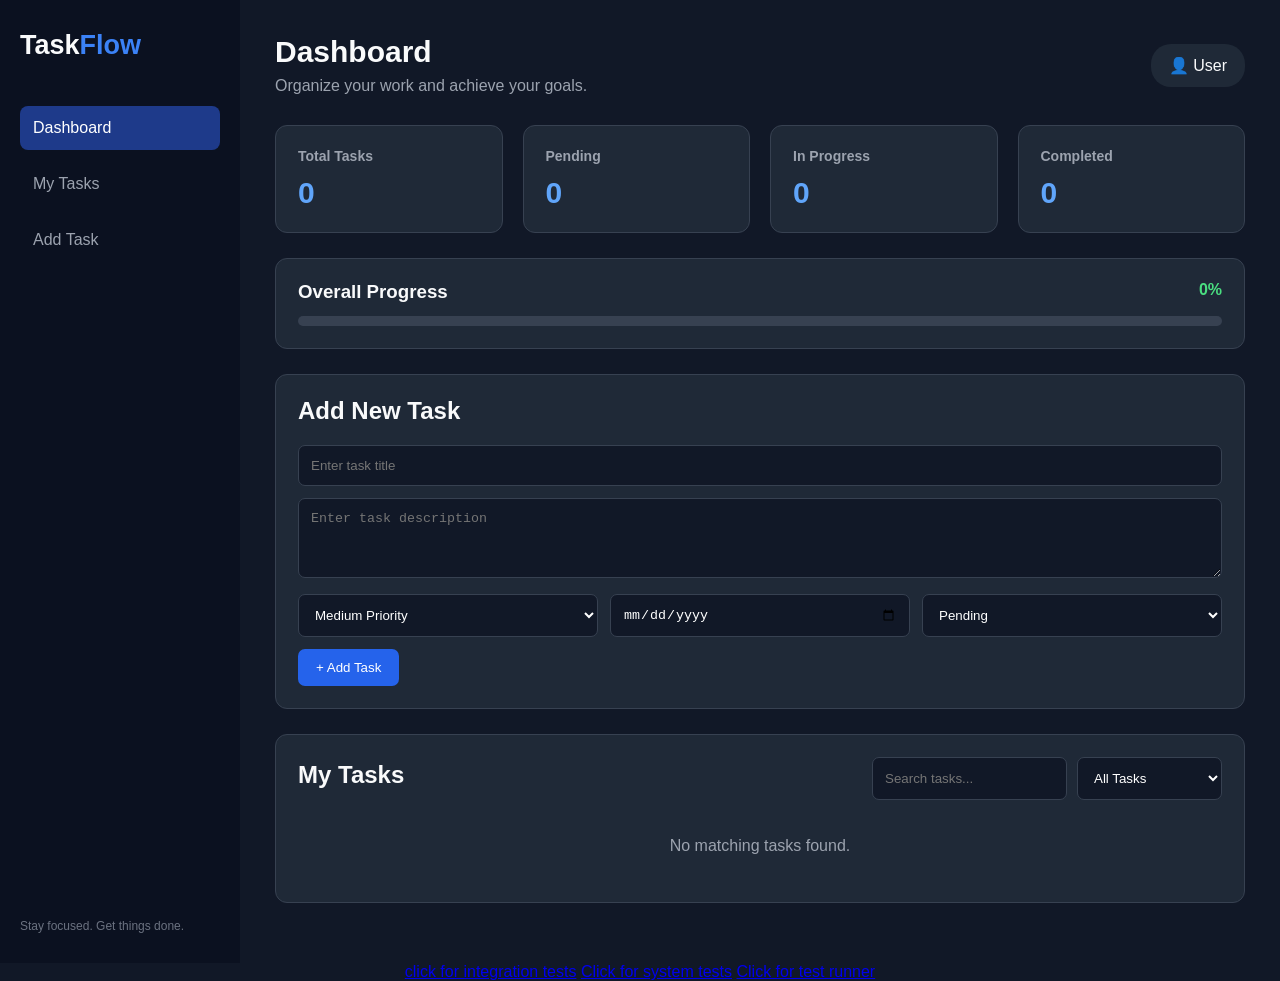
<file: index.html>
<!DOCTYPE html>
<html lang="en">
<head>
    <meta charset="UTF-8">
    <meta name="viewport" content="width=device-width, initial-scale=1.0">
    <title>TaskFlow - Task Management</title>
    <link rel="stylesheet" href="style.css">
</head>
<body>

<div class="container">

    <aside class="sidebar">
        <h2 class="logo">Task<span>Flow</span></h2>
        <nav>
            <a href="#" class="active">Dashboard</a>
            <a href="#taskList">My Tasks</a>
            <a href="#taskForm">Add Task</a>
        </nav>
        <p class="sidebar-footer">Stay focused. Get things done.</p>
    </aside>

    <main class="main-content">

        <header>
            <div>
                <h1>Dashboard</h1>
                <p>Organize your work and achieve your goals.</p>
            </div>
            <span class="user">👤 User</span>
        </header>

        <!-- Statistics -->
        <section class="stats">
            <div class="stat-card">
                <h3>Total Tasks</h3>
                <p id="totalTasks">0</p>
            </div>
            <div class="stat-card">
                <h3>Pending</h3>
                <p id="pendingTasks">0</p>
            </div>
            <div class="stat-card">
                <h3>In Progress</h3>
                <p id="progressTasks">0</p>
            </div>
            <div class="stat-card">
                <h3>Completed</h3>
                <p id="completedTasks">0</p>
            </div>
        </section>

        <!-- Progress -->
        <section class="progress-section">
            <div class="progress-heading">
                <h3>Overall Progress</h3>
                <span id="progressPercent">0%</span>
            </div>
            <div class="progress-bar">
                <div id="progressFill"></div>
            </div>
        </section>

        <!-- Add/Edit Form -->
        <section class="task-form" id="taskForm">
            <h2 id="formHeading">Add New Task</h2>

            <form id="addTaskForm">
                <input type="hidden" id="editTaskId">

                <input type="text" id="taskTitle"
                    placeholder="Enter task title" required>

                <textarea id="taskDescription"
                    placeholder="Enter task description"></textarea>

                <div class="form-row">
                    <select id="taskPriority">
                        <option value="Low">Low Priority</option>
                        <option value="Medium" selected>Medium Priority</option>
                        <option value="High">High Priority</option>
                    </select>

                    <input type="date" id="taskDate">

                    <select id="taskStatus">
                        <option value="Pending">Pending</option>
                        <option value="In Progress">In Progress</option>
                        <option value="Completed">Completed</option>
                    </select>
                </div>

                <div class="form-buttons">
                    <button type="submit" id="submitButton">+ Add Task</button>
                    <button type="button" id="cancelEdit"
                        class="cancel-btn" hidden>Cancel Edit</button>
                </div>
            </form>
        </section>

        <!-- Task List -->
        <section class="tasks-section" id="taskList">

            <div class="task-heading">
                <h2>My Tasks</h2>

                <div class="task-controls">
                    <input type="search" id="searchTask"
                        placeholder="Search tasks...">

                    <select id="filterStatus">
                        <option value="All">All Tasks</option>
                        <option value="Pending">Pending</option>
                        <option value="In Progress">In Progress</option>
                        <option value="Completed">Completed</option>
                    </select>
                </div>
            </div>

            <div id="tasksContainer"></div>

        </section>

    </main>
</div>
<center>
<a href="integration-test.html">click for integration tests</a>
<a href="systest.html">Click for system tests</a>
<a href="test-runner.html">Click for test runner</a>
</center>
<script>
    let tasks = JSON.parse(localStorage.getItem("tasks")) || [];

    const addTaskForm = document.getElementById("addTaskForm");
    const tasksContainer = document.getElementById("tasksContainer");
    const filterStatus = document.getElementById("filterStatus");
    const searchTask = document.getElementById("searchTask");

    // Save tasks
    function saveTasks() {
        localStorage.setItem("tasks", JSON.stringify(tasks));
    }

    // Add or update task
    addTaskForm.addEventListener("submit", function(event) {
        event.preventDefault();

        const editId = document.getElementById("editTaskId").value;

        const taskData = {
            title: document.getElementById("taskTitle").value.trim(),
            description: document.getElementById("taskDescription").value.trim(),
            priority: document.getElementById("taskPriority").value,
            date: document.getElementById("taskDate").value,
            status: document.getElementById("taskStatus").value
        };

        if (!taskData.title) return;

        if (editId) {
            tasks = tasks.map(task =>
                task.id === Number(editId)
                    ? {...task, ...taskData}
                    : task
            );
        } else {
            tasks.push({
                id: Date.now(),
                ...taskData
            });
        }

        saveTasks();
        resetForm();
        displayTasks();
    });

    // Reset form
    function resetForm() {
        addTaskForm.reset();
        document.getElementById("editTaskId").value = "";
        document.getElementById("formHeading").textContent = "Add New Task";
        document.getElementById("submitButton").textContent = "+ Add Task";
        document.getElementById("cancelEdit").hidden = true;
    }

    // Edit task
    function editTask(id) {
        const task = tasks.find(task => task.id === id);

        if (!task) return;

        document.getElementById("editTaskId").value = task.id;
        document.getElementById("taskTitle").value = task.title;
        document.getElementById("taskDescription").value = task.description;
        document.getElementById("taskPriority").value = task.priority;
        document.getElementById("taskDate").value = task.date;
        document.getElementById("taskStatus").value = task.status;

        document.getElementById("formHeading").textContent = "Edit Task";
        document.getElementById("submitButton").textContent = "Save Changes";
        document.getElementById("cancelEdit").hidden = false;

        document.getElementById("taskForm").scrollIntoView({
            behavior: "smooth"
        });
    }

    // Delete task
    function deleteTask(id) {
        if (!confirm("Are you sure you want to delete this task?")) return;

        tasks = tasks.filter(task => task.id !== id);

        saveTasks();
        displayTasks();
    }

    // Update task status
    function updateStatus(id, status) {
        tasks = tasks.map(task =>
            task.id === id ? {...task, status} : task
        );

        saveTasks();
        displayTasks();
    }

    // Check overdue tasks
    function isOverdue(task) {
        return task.date &&
            task.date < getToday() &&
            task.status !== "Completed";
    }

    function getToday() {
        const now = new Date();
        const year = now.getFullYear();
        const month = String(now.getMonth() + 1).padStart(2, "0");
        const day = String(now.getDate()).padStart(2, "0");
        return `${year}-${month}-${day}`;
    }

    // Display tasks
    function displayTasks() {
        tasksContainer.innerHTML = "";

        const status = filterStatus.value;
        const search = searchTask.value.toLowerCase().trim();

        const filteredTasks = tasks.filter(task => {
            const matchesStatus =
                status === "All" || task.status === status;

            const matchesSearch =
                task.title.toLowerCase().includes(search) ||
                task.description.toLowerCase().includes(search);

            return matchesStatus && matchesSearch;
        });

        if (filteredTasks.length === 0) {
            tasksContainer.innerHTML =
                '<p class="empty-message">No matching tasks found.</p>';
        }

        filteredTasks.forEach(task => {
            const card = document.createElement("div");
            card.className = "task-card";

            const title = document.createElement("h3");
            title.textContent = task.title;

            const description = document.createElement("p");
            description.textContent = task.description || "No description";

            const details = document.createElement("div");
            details.className = "task-details";

            const priority = document.createElement("span");
            priority.textContent = "Priority: " + task.priority;
            priority.className = "priority " + task.priority.toLowerCase();

            const date = document.createElement("span");
            date.textContent = task.date
                ? "Due: " + task.date
                : "No due date";

            details.append(priority, date);

            if (isOverdue(task)) {
                const overdue = document.createElement("span");
                overdue.className = "overdue";
                overdue.textContent = "OVERDUE";
                details.appendChild(overdue);
            }

            const statusSelect = document.createElement("select");

            ["Pending", "In Progress", "Completed"].forEach(value => {
                const option = document.createElement("option");
                option.value = value;
                option.textContent = value;
                statusSelect.appendChild(option);
            });

            statusSelect.value = task.status;

            statusSelect.addEventListener("change", () => {
                updateStatus(task.id, statusSelect.value);
            });

            const actions = document.createElement("div");
            actions.className = "actions";

            const editButton = document.createElement("button");
            editButton.textContent = "Edit";
            editButton.className = "edit-btn";
            editButton.addEventListener("click", () => editTask(task.id));

            const deleteButton = document.createElement("button");
            deleteButton.textContent = "Delete";
            deleteButton.className = "delete-btn";
            deleteButton.addEventListener("click", () => deleteTask(task.id));

            actions.append(editButton, deleteButton);

            card.append(title, description, details, statusSelect, actions);
            tasksContainer.appendChild(card);
        });

        updateStatistics();
    }

    // Dashboard statistics
    function updateStatistics() {
        const total = tasks.length;
        const pending = tasks.filter(t => t.status === "Pending").length;
        const progress = tasks.filter(t => t.status === "In Progress").length;
        const completed = tasks.filter(t => t.status === "Completed").length;

        document.getElementById("totalTasks").textContent = total;
        document.getElementById("pendingTasks").textContent = pending;
        document.getElementById("progressTasks").textContent = progress;
        document.getElementById("completedTasks").textContent = completed;

        const percentage = total === 0
            ? 0
            : Math.round((completed / total) * 100);

        document.getElementById("progressPercent").textContent =
            percentage + "%";

        document.getElementById("progressFill").style.width =
            percentage + "%";
    }

    // Search and filter
    searchTask.addEventListener("input", displayTasks);
    filterStatus.addEventListener("change", displayTasks);

    // Cancel editing
    document.getElementById("cancelEdit").addEventListener("click", resetForm);

    // Initial display
    displayTasks();
</script>

</body>
</html>
</file>
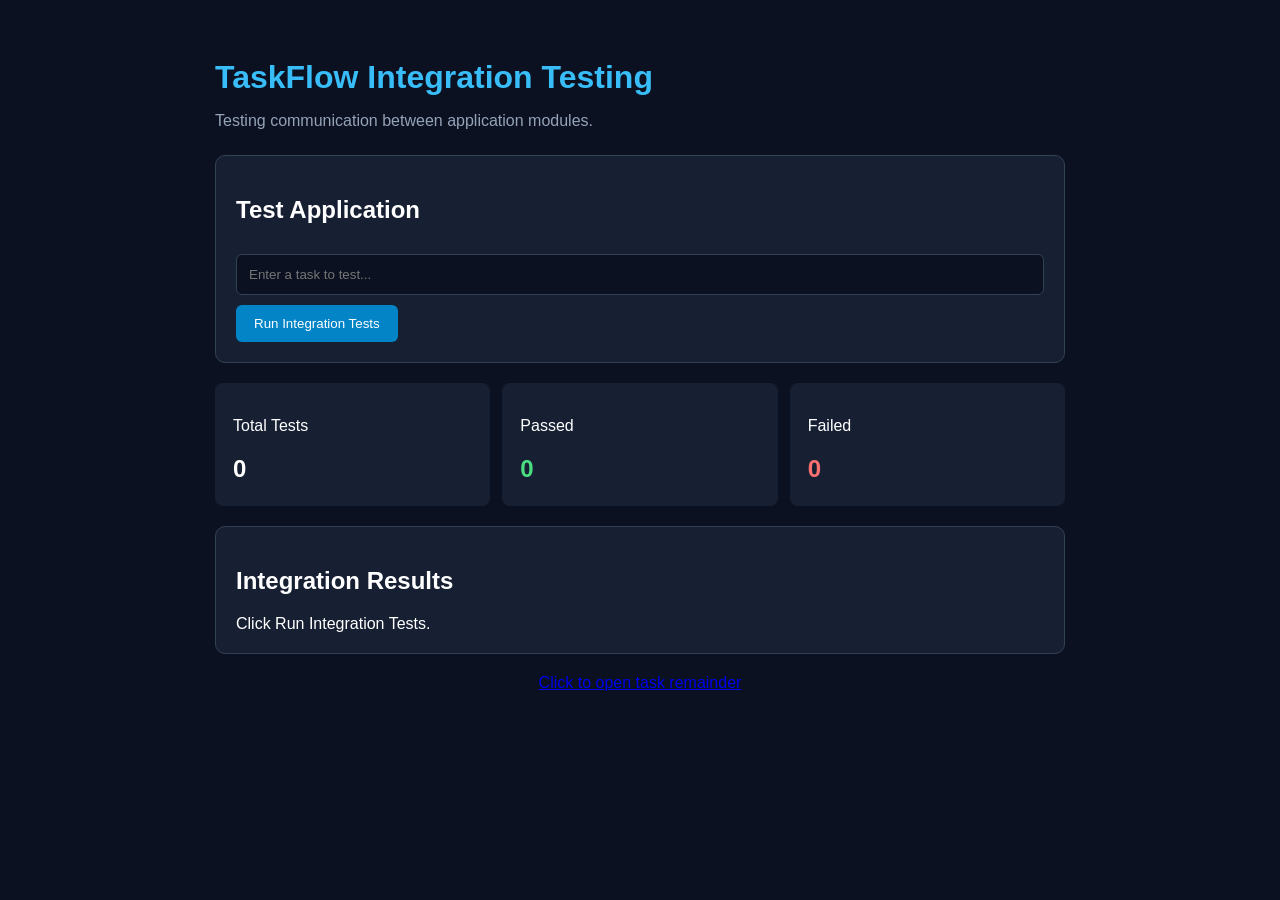
<file: integration-test.html>
<!DOCTYPE html>
<html lang="en">
<head>
<meta charset="UTF-8">
<meta name="viewport" content="width=device-width, initial-scale=1.0">
<title>TaskFlow Integration Testing</title>

<style>
* {
    box-sizing: border-box;
}

body {
    background: #0b1120;
    color: white;
    font-family: Arial, sans-serif;
    padding: 30px;
}

.container {
    max-width: 850px;
    margin: auto;
}

h1 {
    color: #38bdf8;
    margin-bottom: 10px;
}

.subtitle {
    color: #94a3b8;
    margin-bottom: 25px;
}

.card {
    background: #172033;
    border: 1px solid #334155;
    padding: 20px;
    border-radius: 10px;
    margin-bottom: 20px;
}

input {
    width: 100%;
    padding: 12px;
    background: #0b1120;
    border: 1px solid #334155;
    color: white;
    border-radius: 6px;
    margin: 10px 0;
}

button {
    background: #0284c7;
    color: white;
    padding: 11px 18px;
    border: none;
    border-radius: 6px;
    cursor: pointer;
}

.results {
    margin-top: 20px;
}

.test-item {
    padding: 14px;
    background: #0f192b;
    border-radius: 6px;
    margin-bottom: 10px;
    display: flex;
    justify-content: space-between;
    gap: 10px;
}

.pass {
    color: #4ade80;
}

.fail {
    color: #f87171;
}

.summary {
    display: grid;
    grid-template-columns: repeat(3, 1fr);
    gap: 12px;
}

.summary div {
    background: #172033;
    padding: 18px;
    border-radius: 8px;
}

.summary h2 {
    margin-bottom: 5px;
}

@media(max-width: 550px) {
    .summary {
        grid-template-columns: 1fr;
    }
}
</style>
</head>

<body>

<div class="container">

<h1>TaskFlow Integration Testing</h1>

<p class="subtitle">
Testing communication between application modules.
</p>

<div class="card">

<h2>Test Application</h2>

<input type="text" id="taskInput"
placeholder="Enter a task to test...">

<button onclick="runIntegrationTests()">
Run Integration Tests
</button>

</div>

<div class="summary">

<div>
<p>Total Tests</p>
<h2 id="total">0</h2>
</div>

<div>
<p>Passed</p>
<h2 class="pass" id="passed">0</h2>
</div>

<div>
<p>Failed</p>
<h2 class="fail" id="failed">0</h2>
</div>

</div>

<div class="card results">

<h2>Integration Results</h2>

<div id="results">
Click Run Integration Tests.
</div>

</div>

</div>
<center>
<a href="index.html">Click to open task remainder</a>
</center>

<script>

// TASK LOGIC

const TaskLogic = {

    validateTask(title) {
        return typeof title === "string" &&
               title.trim().length > 0;
    },

    addTask(tasks, task) {
        if (!this.validateTask(task.title)) {
            throw new Error("Invalid task");
        }

        return [...tasks, task];
    },

    deleteTask(tasks, id) {
        return tasks.filter(task => task.id !== id);
    },

    updateStatus(tasks, id, status) {
        if (!["pending", "completed"].includes(status)) {
            throw new Error("Invalid status");
        }

        return tasks.map(task =>
            task.id === id ? {...task, status} : task
        );
    },

    searchTasks(tasks, keyword) {
        const search = keyword.trim().toLowerCase();

        return tasks.filter(task =>
            task.title.toLowerCase().includes(search)
        );
    },

    calculateProgress(tasks) {
        if (tasks.length === 0) return 0;

        const completed = tasks.filter(
            task => task.status === "completed"
        ).length;

        return Math.round(completed / tasks.length * 100);
    }

};


// TEST VARIABLES

let passed = 0;
let failed = 0;

const STORAGE_KEY = "taskflow_integration_test";


// ASSERT FUNCTION

function assert(condition, message) {
    if (!condition) {
        throw new Error(message);
    }
}


// TEST RUNNER

function test(name, callback) {

    const results = document.getElementById("results");

    try {
        callback();

        passed++;

        results.innerHTML += `
        <div class="test-item">
            ${name}
            <strong class="pass">PASS</strong>
        </div>`;

    } catch(error) {

        failed++;

        results.innerHTML += `
        <div class="test-item">
            ${name}: ${error.message}
            <strong class="fail">FAIL</strong>
        </div>`;
    }

}


// INTEGRATION TESTS

function runIntegrationTests() {

    passed = 0;
    failed = 0;

    document.getElementById("results").innerHTML = "";

    let tasks = [];

    const sampleTitle =
        document.getElementById("taskInput").value.trim()
        || "Integration Test Task";

    // IT01: ADD TASK + DASHBOARD

    test("IT01 - Add Task and Dashboard", () => {

        tasks = TaskLogic.addTask(tasks, {
            id: 1,
            title: sampleTitle,
            status: "pending"
        });

        const total = tasks.length;

        assert(total === 1, "Dashboard count incorrect");

    });


    // IT02: TASK + LOCAL STORAGE

    test("IT02 - Task and Local Storage", () => {

        localStorage.setItem(
            STORAGE_KEY,
            JSON.stringify(tasks)
        );

        const saved = JSON.parse(
            localStorage.getItem(STORAGE_KEY)
        );

        assert(saved.length === 1, "Task not saved");

    });


    // IT03: COMPLETE + PROGRESS

    test("IT03 - Status and Progress", () => {

        tasks = TaskLogic.updateStatus(
            tasks, 1, "completed"
        );

        const progress =
            TaskLogic.calculateProgress(tasks);

        assert(progress === 100, "Progress not updated");

    });


    // IT04: SEARCH + TASK LIST

    test("IT04 - Search and Task List", () => {

        const result = TaskLogic.searchTasks(
            tasks, sampleTitle
        );

        assert(result.length === 1, "Search failed");

    });


    // IT05: EDIT + STORAGE

    test("IT05 - Edit and Save Task", () => {

        tasks = tasks.map(task =>
            task.id === 1
                ? {...task, title: "Updated Integration Task"}
                : task
        );

        localStorage.setItem(
            STORAGE_KEY,
            JSON.stringify(tasks)
        );

        const saved = JSON.parse(
            localStorage.getItem(STORAGE_KEY)
        );

        assert(
            saved[0].title === "Updated Integration Task",
            "Updated task not saved"
        );

    });


    // IT06: DELETE + DASHBOARD

    test("IT06 - Delete and Dashboard", () => {

        tasks = TaskLogic.deleteTask(tasks, 1);

        assert(tasks.length === 0, "Task not deleted");

    });


    // IT07: REFRESH + STORAGE

    test("IT07 - Refresh and Local Storage", () => {

        const restored = JSON.parse(
            localStorage.getItem(STORAGE_KEY)
        );

        assert(
            restored.length === 1,
            "Saved task could not be restored"
        );

    });


    // FINAL REPORT

    document.getElementById("total").textContent =
        passed + failed;

    document.getElementById("passed").textContent =
        passed;

    document.getElementById("failed").textContent =
        failed;

    localStorage.removeItem(STORAGE_KEY);

}

</script>

</body>
</html>
</file>
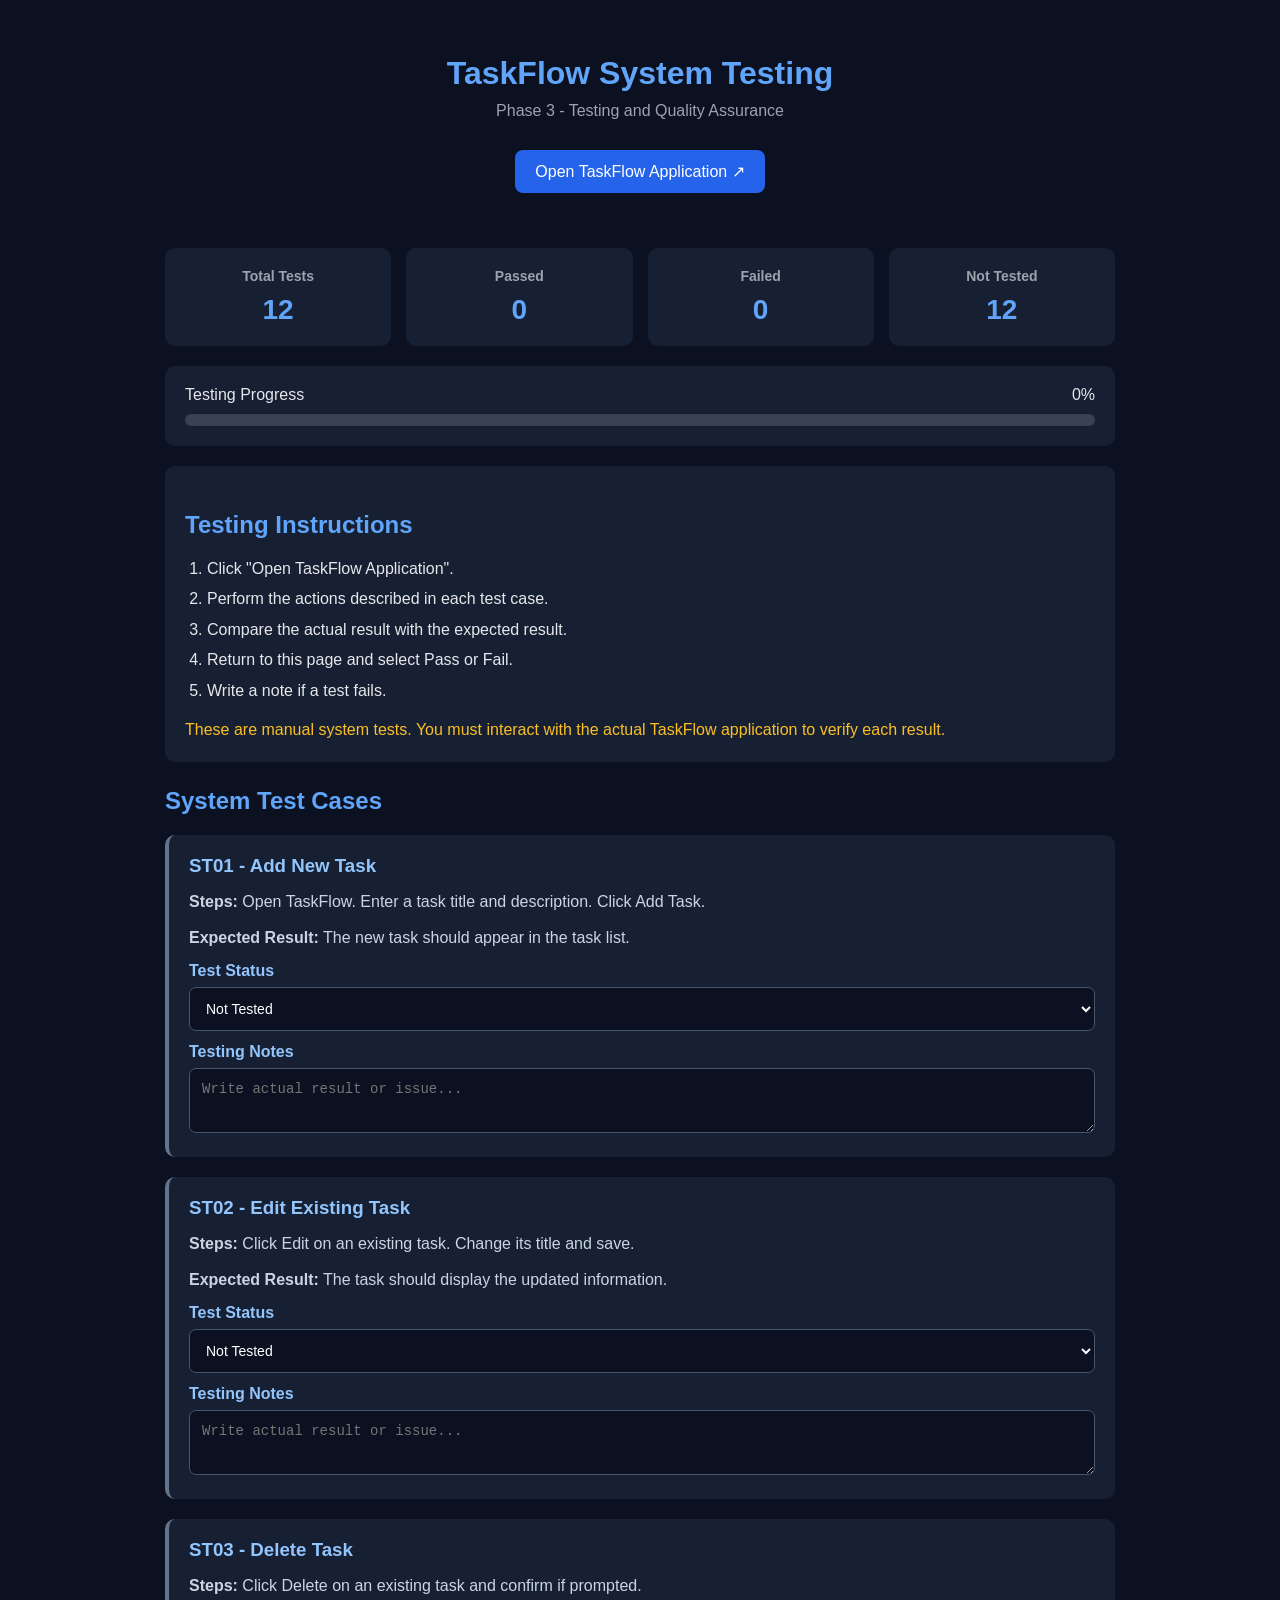
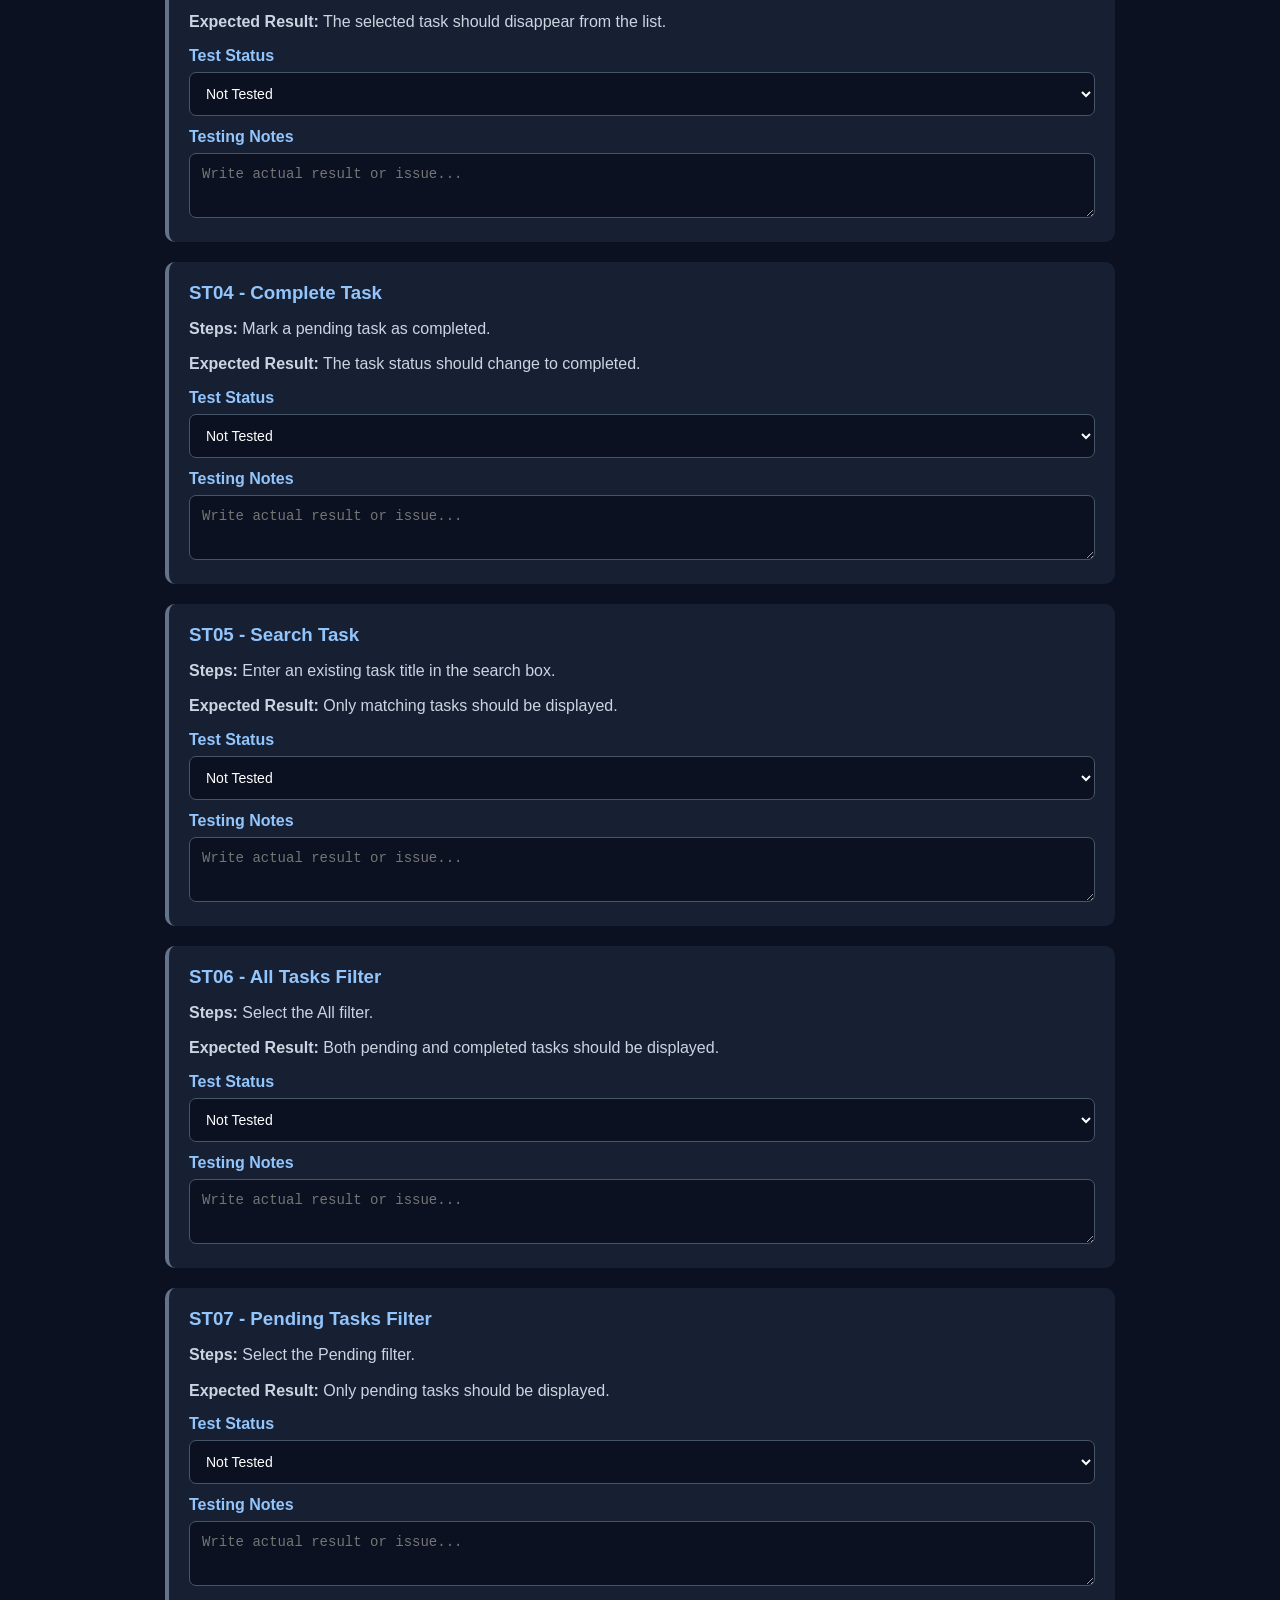
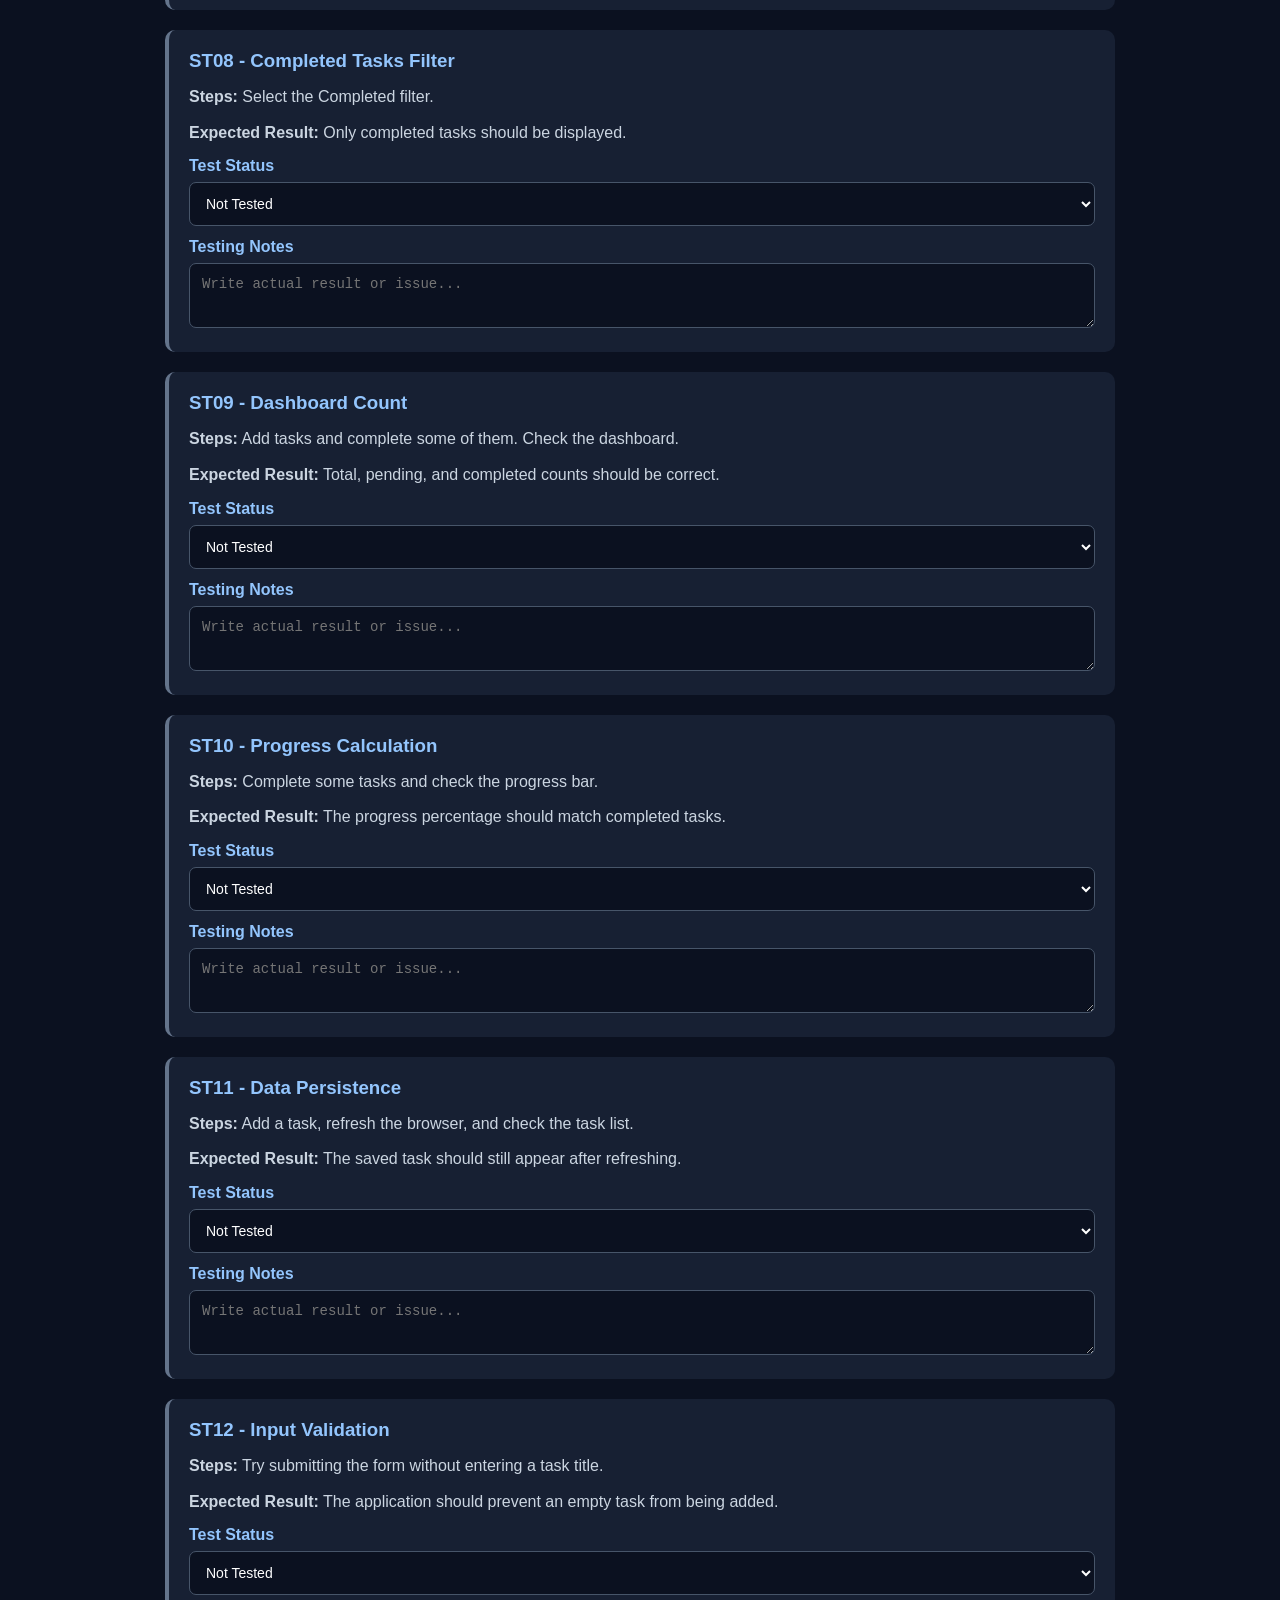
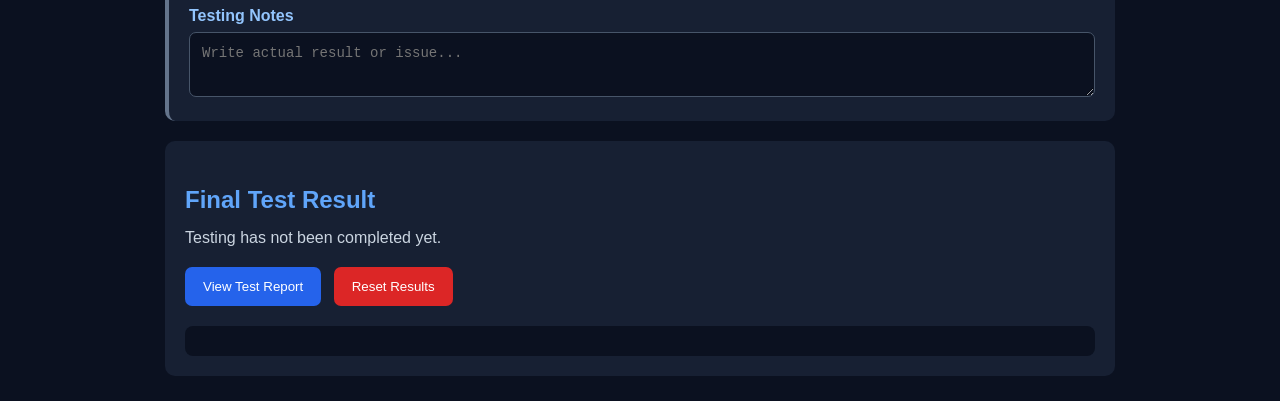
<file: systest.html>
<!DOCTYPE html>
<html lang="en">
<head>
    <meta charset="UTF-8">
    <meta name="viewport" content="width=device-width, initial-scale=1.0">
    <title>TaskFlow - System Testing</title>
    <link rel="stylesheet" href="systest.css">
</head>
<body>

    <header>
        <h1>TaskFlow System Testing</h1>
        <p>Phase 3 - Testing and Quality Assurance</p>
        <a href="index.html" target="_blank" class="launch-btn">
            Open TaskFlow Application ↗
        </a>
    </header>

    <main>
        <section class="summary">
            <div class="summary-card">
                <h3>Total Tests</h3>
                <p id="total">12</p>
            </div>

            <div class="summary-card">
                <h3>Passed</h3>
                <p id="passed">0</p>
            </div>

            <div class="summary-card">
                <h3>Failed</h3>
                <p id="failed">0</p>
            </div>

            <div class="summary-card">
                <h3>Not Tested</h3>
                <p id="remaining">12</p>
            </div>
        </section>

        <section class="progress-section">
            <div class="progress-info">
                <span>Testing Progress</span>
                <span id="progressText">0%</span>
            </div>
            <div class="progress-track">
                <div id="progressBar"></div>
            </div>
        </section>

        <section class="instructions">
            <h2>Testing Instructions</h2>
            <ol>
                <li>Click "Open TaskFlow Application".</li>
                <li>Perform the actions described in each test case.</li>
                <li>Compare the actual result with the expected result.</li>
                <li>Return to this page and select Pass or Fail.</li>
                <li>Write a note if a test fails.</li>
            </ol>
            <p>
                These are manual system tests. You must interact with the
                actual TaskFlow application to verify each result.
            </p>
        </section>

        <section>
            <h2>System Test Cases</h2>
            <div id="testContainer"></div>
        </section>

        <section class="final-result">
            <h2>Final Test Result</h2>
            <p id="finalMessage">Testing has not been completed yet.</p>

            <button onclick="showReport()">View Test Report</button>
            <button class="reset-btn" onclick="resetTests()">
                Reset Results
            </button>

            <pre id="report"></pre>
        </section>
    </main>

    <script>
        // All system test cases
        const testCases = [
            {
                id: "ST01",
                name: "Add New Task",
                steps: "Open TaskFlow. Enter a task title and description. Click Add Task.",
                expected: "The new task should appear in the task list."
            },
            {
                id: "ST02",
                name: "Edit Existing Task",
                steps: "Click Edit on an existing task. Change its title and save.",
                expected: "The task should display the updated information."
            },
            {
                id: "ST03",
                name: "Delete Task",
                steps: "Click Delete on an existing task and confirm if prompted.",
                expected: "The selected task should disappear from the list."
            },
            {
                id: "ST04",
                name: "Complete Task",
                steps: "Mark a pending task as completed.",
                expected: "The task status should change to completed."
            },
            {
                id: "ST05",
                name: "Search Task",
                steps: "Enter an existing task title in the search box.",
                expected: "Only matching tasks should be displayed."
            },
            {
                id: "ST06",
                name: "All Tasks Filter",
                steps: "Select the All filter.",
                expected: "Both pending and completed tasks should be displayed."
            },
            {
                id: "ST07",
                name: "Pending Tasks Filter",
                steps: "Select the Pending filter.",
                expected: "Only pending tasks should be displayed."
            },
            {
                id: "ST08",
                name: "Completed Tasks Filter",
                steps: "Select the Completed filter.",
                expected: "Only completed tasks should be displayed."
            },
            {
                id: "ST09",
                name: "Dashboard Count",
                steps: "Add tasks and complete some of them. Check the dashboard.",
                expected: "Total, pending, and completed counts should be correct."
            },
            {
                id: "ST10",
                name: "Progress Calculation",
                steps: "Complete some tasks and check the progress bar.",
                expected: "The progress percentage should match completed tasks."
            },
            {
                id: "ST11",
                name: "Data Persistence",
                steps: "Add a task, refresh the browser, and check the task list.",
                expected: "The saved task should still appear after refreshing."
            },
            {
                id: "ST12",
                name: "Input Validation",
                steps: "Try submitting the form without entering a task title.",
                expected: "The application should prevent an empty task from being added."
            }
        ];

        const STORAGE_KEY = "taskflow_system_test_results";

        // Load saved results or create an empty result object
        let results = JSON.parse(
            localStorage.getItem(STORAGE_KEY) || "{}"
        );

        // Save testing results
        function saveResults() {
            localStorage.setItem(
                STORAGE_KEY,
                JSON.stringify(results)
            );
            updateSummary();
        }

        // Create test case cards
        function renderTests() {
            const container = document.getElementById("testContainer");
            container.innerHTML = "";

            testCases.forEach(test => {
                const saved = results[test.id] || {
                    status: "Not Tested",
                    notes: ""
                };

                const card = document.createElement("div");
                card.className = "test-card";

                const heading = document.createElement("h3");
                heading.textContent = test.id + " - " + test.name;

                const steps = document.createElement("p");
                steps.innerHTML = "<strong>Steps:</strong> ";
                steps.appendChild(document.createTextNode(test.steps));

                const expected = document.createElement("p");
                expected.innerHTML = "<strong>Expected Result:</strong> ";
                expected.appendChild(document.createTextNode(test.expected));

                const statusLabel = document.createElement("label");
                statusLabel.textContent = "Test Status";

                const select = document.createElement("select");

                ["Not Tested", "Pass", "Fail", "Blocked"].forEach(status => {
                    const option = document.createElement("option");
                    option.value = status;
                    option.textContent = status;
                    select.appendChild(option);
                });

                select.value = saved.status;

                select.addEventListener("change", function() {
                    results[test.id] = {
                        status: select.value,
                        notes: notes.value
                    };
                    saveResults();
                    updateCardStyle(card, select.value);
                });

                const notesLabel = document.createElement("label");
                notesLabel.textContent = "Testing Notes";

                const notes = document.createElement("textarea");
                notes.placeholder = "Write actual result or issue...";
                notes.value = saved.notes;

                notes.addEventListener("input", function() {
                    results[test.id] = {
                        status: select.value,
                        notes: notes.value
                    };
                    localStorage.setItem(
                        STORAGE_KEY,
                        JSON.stringify(results)
                    );
                });

                card.appendChild(heading);
                card.appendChild(steps);
                card.appendChild(expected);
                card.appendChild(statusLabel);
                card.appendChild(select);
                card.appendChild(notesLabel);
                card.appendChild(notes);

                updateCardStyle(card, saved.status);
                container.appendChild(card);
            });

            updateSummary();
        }

        // Update the visual style of a test card
        function updateCardStyle(card, status) {
            card.classList.remove("pass", "fail", "blocked");

            if (status === "Pass") {
                card.classList.add("pass");
            } else if (status === "Fail") {
                card.classList.add("fail");
            } else if (status === "Blocked") {
                card.classList.add("blocked");
            }
        }

        // Update summary and progress
        function updateSummary() {
            let passed = 0;
            let failed = 0;
            let blocked = 0;

            testCases.forEach(test => {
                const status = results[test.id]?.status;

                if (status === "Pass") passed++;
                if (status === "Fail") failed++;
                if (status === "Blocked") blocked++;
            });

            const tested = passed + failed + blocked;
            const remaining = testCases.length - tested;
            const percentage = Math.round(
                tested / testCases.length * 100
            );

            document.getElementById("total").textContent =
                testCases.length;

            document.getElementById("passed").textContent = passed;
            document.getElementById("failed").textContent = failed;
            document.getElementById("remaining").textContent = remaining;

            document.getElementById("progressText").textContent =
                percentage + "%";

            document.getElementById("progressBar").style.width =
                percentage + "%";

            const message = document.getElementById("finalMessage");

            if (tested === 0) {
                message.textContent = "Testing has not been completed yet.";
            } else if (failed > 0) {
                message.textContent =
                    "Testing completed with " + failed + " failed test(s). Fix the issues and retest.";
            } else if (remaining === 0) {
                message.textContent =
                    "All tests passed successfully!";
            } else {
                message.textContent =
                    "Testing is in progress. " + remaining + " test(s) remain.";
            }
        }

        // Generate a text report
        function showReport() {
            let reportText = "TASKFLOW - SYSTEM TESTING REPORT\n";
            reportText += "================================\n\n";

            let passed = 0;
            let failed = 0;
            let blocked = 0;
            let notTested = 0;

            testCases.forEach(test => {
                const result = results[test.id] || {
                    status: "Not Tested",
                    notes: ""
                };

                reportText += test.id + " - " + test.name + "\n";
                reportText += "Status: " + result.status + "\n";
                reportText += "Expected: " + test.expected + "\n";
                reportText += "Notes: " + (result.notes || "No notes") + "\n\n";

                if (result.status === "Pass") passed++;
                else if (result.status === "Fail") failed++;
                else if (result.status === "Blocked") blocked++;
                else notTested++;
            });

            reportText += "================================\n";
            reportText += "SUMMARY\n";
            reportText += "Total Tests: " + testCases.length + "\n";
            reportText += "Passed: " + passed + "\n";
            reportText += "Failed: " + failed + "\n";
            reportText += "Blocked: " + blocked + "\n";
            reportText += "Not Tested: " + notTested + "\n";

            document.getElementById("report").textContent = reportText;
        }

        // Reset all testing results
        function resetTests() {
            const confirmReset = confirm(
                "Are you sure you want to reset all system test results?"
            );

            if (confirmReset) {
                results = {};
                localStorage.removeItem(STORAGE_KEY);
                renderTests();
                document.getElementById("report").textContent = "";
            }
        }

        // Start the test dashboard
        renderTests();
    </script>

</body>
</html>
</file>
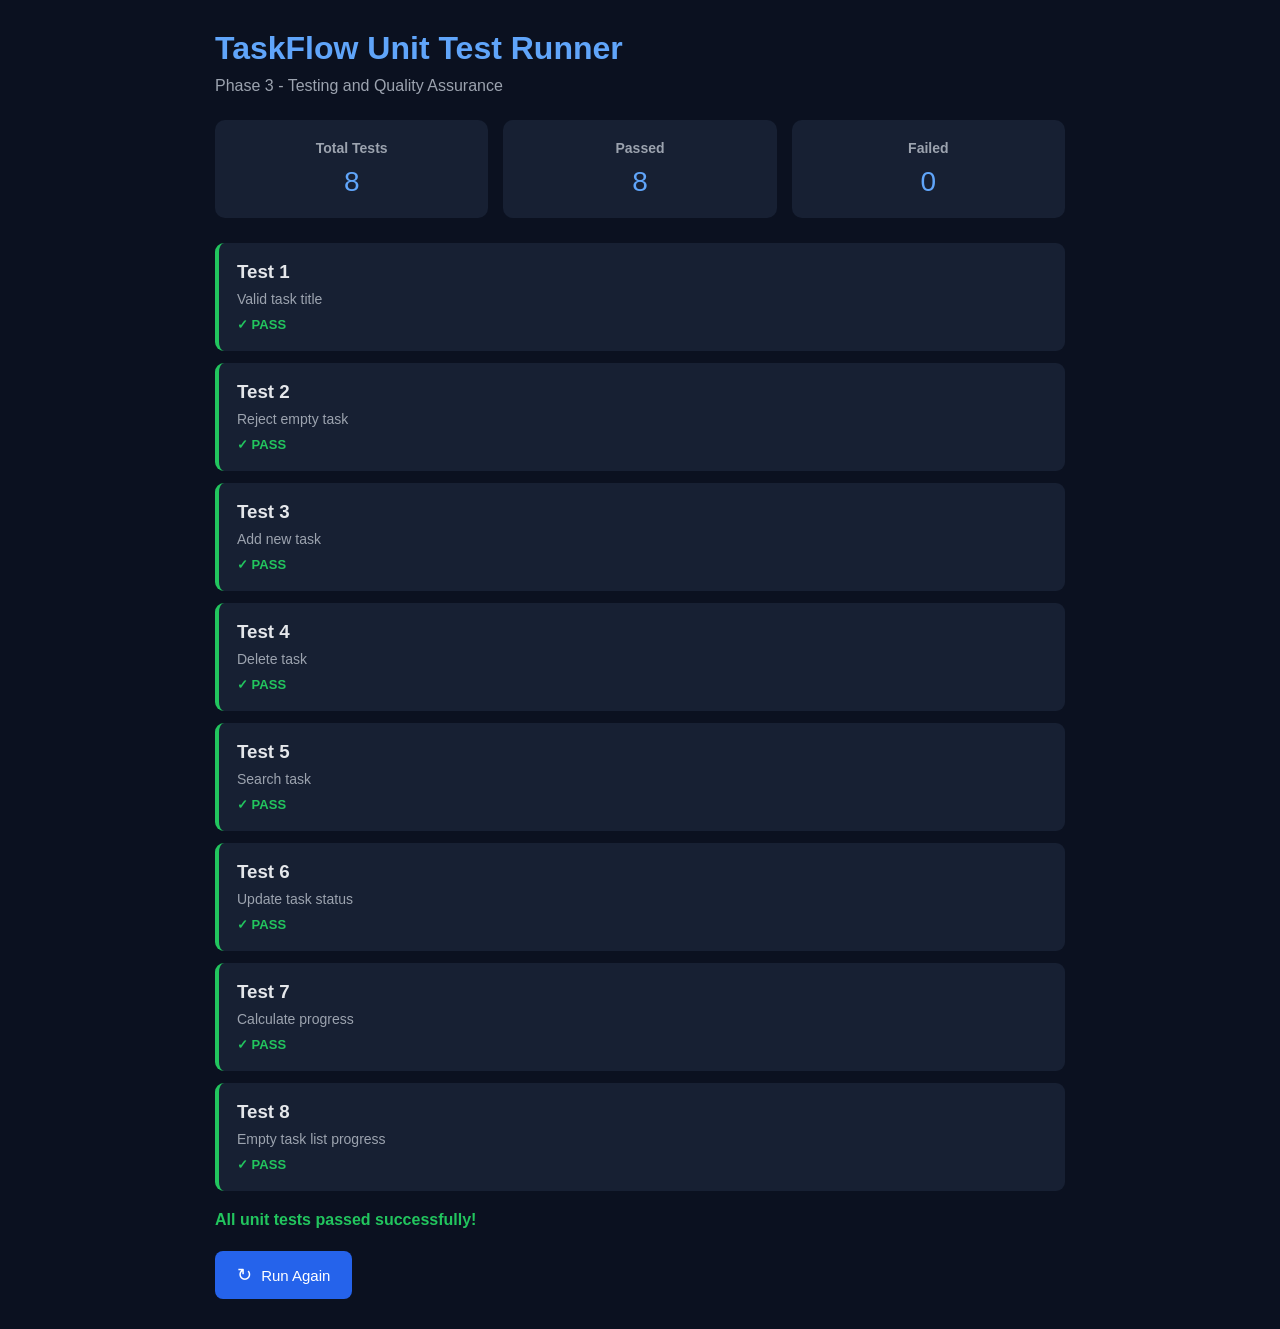
<file: test-runner.html>
<!DOCTYPE html>
<html lang="en">
<head>
    <meta charset="UTF-8">
    <meta name="viewport" content="width=device-width, initial-scale=1.0">
    <title>TaskFlow - Unit Test Runner</title>

    <style>
        * {
            margin: 0;
            padding: 0;
            box-sizing: border-box;
        }

        body {
            background: #0b1120;
            color: #e5e7eb;
            font-family: Arial, sans-serif;
            padding: 30px;
        }

        .container {
            max-width: 850px;
            margin: auto;
        }

        h1 {
            color: #60a5fa;
            margin-bottom: 10px;
        }

        .subtitle {
            color: #9ca3af;
            margin-bottom: 25px;
        }

        .summary {
            display: flex;
            gap: 15px;
            margin-bottom: 25px;
            flex-wrap: wrap;
        }

        .summary-card {
            flex: 1;
            min-width: 130px;
            background: #172033;
            padding: 20px;
            border-radius: 10px;
            text-align: center;
        }

        .summary-card h3 {
            color: #9ca3af;
            font-size: 14px;
        }

        .summary-card p {
            font-size: 28px;
            margin-top: 10px;
            color: #60a5fa;
        }

        #testResults {
            display: grid;
            gap: 12px;
        }

        .test-card {
            background: #172033;
            padding: 18px;
            border-radius: 9px;
            border-left: 4px solid #64748b;
        }

        .test-card.pass {
            border-left-color: #22c55e;
        }

        .test-card.fail {
            border-left-color: #ef4444;
        }

        .test-card h3 {
            margin-bottom: 8px;
        }

        .test-card p {
            color: #9ca3af;
            font-size: 14px;
        }

        .status {
            display: inline-block;
            margin-top: 10px;
            font-size: 13px;
            font-weight: bold;
        }

        .pass-text {
            color: #22c55e;
        }

        .fail-text {
            color: #ef4444;
        }

        button {
            background: #2563eb;
            color: white;
            border: none;
            padding: 13px 22px;
            border-radius: 8px;
            cursor: pointer;
            font-size: 15px;
            margin-top: 22px;
        }

        button:hover {
            background: #1d4ed8;
        }

        button:disabled {
            opacity: 0.6;
            cursor: not-allowed;
        }

        /* Refresh icon animation */
        .refresh-icon {
            display: inline-block;
            font-size: 18px;
            margin-right: 5px;
        }

        .refresh-icon.spin {
            animation: refreshSpin 0.7s ease;
        }

        @keyframes refreshSpin {
            from {
                transform: rotate(0deg);
            }
            to {
                transform: rotate(360deg);
            }
        }

        /* Result refresh animation */
        .refreshing {
            animation: resultRefresh 0.5s ease;
        }

        @keyframes resultRefresh {
            from {
                opacity: 0;
                transform: translateY(12px);
            }
            to {
                opacity: 1;
                transform: translateY(0);
            }
        }

        .success-message {
            color: #22c55e;
            margin-top: 20px;
            font-weight: bold;
        }

        @media (max-width: 600px) {
            body {
                padding: 15px;
            }
        }
    </style>
</head>

<body>

<div class="container">

    <h1>TaskFlow Unit Test Runner</h1>
    <p class="subtitle">Phase 3 - Testing and Quality Assurance</p>

    <div class="summary">

        <div class="summary-card">
            <h3>Total Tests</h3>
            <p id="total">0</p>
        </div>

        <div class="summary-card">
            <h3>Passed</h3>
            <p id="passed">0</p>
        </div>

        <div class="summary-card">
            <h3>Failed</h3>
            <p id="failed">0</p>
        </div>

    </div>

    <div id="testResults"></div>

    <p id="successMessage" class="success-message"></p>

    <button id="runButton" onclick="runAgain()">
        <span id="refreshIcon" class="refresh-icon">↻</span>
        Run Again
    </button>

</div>

<script>

// TASKFLOW LOGIC
const TaskLogic = {

    validateTask(title) {
        return typeof title === "string" &&
               title.trim().length > 0;
    },

    addTask(tasks, task) {
        if (!this.validateTask(task.title)) {
            throw new Error("Task title cannot be empty");
        }

        return [...tasks, task];
    },

    deleteTask(tasks, id) {
        return tasks.filter(task => task.id !== id);
    },

    searchTasks(tasks, keyword) {
        const search = keyword.trim().toLowerCase();

        return tasks.filter(task =>
            task.title.toLowerCase().includes(search)
        );
    },

    updateStatus(tasks, id, status) {
        if (!["pending", "completed"].includes(status)) {
            throw new Error("Invalid task status");
        }

        return tasks.map(task =>
            task.id === id ? {...task, status} : task
        );
    },

    calculateProgress(tasks) {
        if (tasks.length === 0) return 0;

        const completed = tasks.filter(
            task => task.status === "completed"
        ).length;

        return Math.round(
            completed / tasks.length * 100
        );
    }
};


// ASSERTION FUNCTION
function assertEqual(actual, expected, message) {

    if (JSON.stringify(actual) === JSON.stringify(expected)) {
        return {
            passed: true,
            message: message
        };
    }

    return {
        passed: false,
        message: message + 
            " | Expected: " + expected +
            ", Received: " + actual
    };
}


// TEST CASES
function runTests() {

    const tests = [];

    // Test 1: Valid task title
    tests.push(
        assertEqual(
            TaskLogic.validateTask("Learn JavaScript"),
            true,
            "Valid task title"
        )
    );

    // Test 2: Empty task title
    tests.push(
        assertEqual(
            TaskLogic.validateTask("   "),
            false,
            "Reject empty task"
        )
    );

    // Test 3: Add task
    const task = {
        id: 1,
        title: "Study HTML",
        status: "pending"
    };

    const added = TaskLogic.addTask([], task);

    tests.push(
        assertEqual(
            added.length,
            1,
            "Add new task"
        )
    );

    // Test 4: Delete task
    const deleted = TaskLogic.deleteTask([task], 1);

    tests.push(
        assertEqual(
            deleted.length,
            0,
            "Delete task"
        )
    );

    // Test 5: Search task
    const searchResult = TaskLogic.searchTasks(
        [
            {id: 1, title: "Learn HTML"},
            {id: 2, title: "Learn Python"}
        ],
        "html"
    );

    tests.push(
        assertEqual(
            searchResult.length,
            1,
            "Search task"
        )
    );

    // Test 6: Update task status
    const updated = TaskLogic.updateStatus(
        [task],
        1,
        "completed"
    );

    tests.push(
        assertEqual(
            updated[0].status,
            "completed",
            "Update task status"
        )
    );

    // Test 7: Calculate progress
    const progress = TaskLogic.calculateProgress([
        {status: "completed"},
        {status: "pending"}
    ]);

    tests.push(
        assertEqual(
            progress,
            50,
            "Calculate progress"
        )
    );

    // Test 8: Empty task list
    const emptyProgress = TaskLogic.calculateProgress([]);

    tests.push(
        assertEqual(
            emptyProgress,
            0,
            "Empty task list progress"
        )
    );

    return tests;
}


// DISPLAY TEST RESULTS
function displayResults() {

    const tests = runTests();

    const container = document.getElementById("testResults");

    container.innerHTML = "";

    let passed = 0;
    let failed = 0;

    tests.forEach((test, index) => {

        const card = document.createElement("div");

        card.className = "test-card " +
            (test.passed ? "pass" : "fail");

        const heading = document.createElement("h3");
        heading.textContent =
            "Test " + (index + 1);

        const description = document.createElement("p");
        description.textContent = test.message;

        const status = document.createElement("span");
        status.className = "status " +
            (test.passed ? "pass-text" : "fail-text");

        status.textContent =
            test.passed ? "✓ PASS" : "✗ FAIL";

        card.appendChild(heading);
        card.appendChild(description);
        card.appendChild(status);

        container.appendChild(card);

        if (test.passed) {
            passed++;
        } else {
            failed++;
        }
    });

    document.getElementById("total").textContent =
        tests.length;

    document.getElementById("passed").textContent =
        passed;

    document.getElementById("failed").textContent =
        failed;

    document.getElementById("successMessage").textContent =
        failed === 0
            ? "All unit tests passed successfully!"
            : "Some tests failed. Check the results above.";

}


// RUN AGAIN WITH ANIMATION
function runAgain() {

    const button = document.getElementById("runButton");
    const icon = document.getElementById("refreshIcon");
    const results = document.getElementById("testResults");

    button.disabled = true;
    button.innerHTML =
        '<span id="refreshIcon" class="refresh-icon spin">↻</span> Running...';

    // Fade out old results
    results.style.opacity = "0";

    setTimeout(() => {

        // Run tests again
        displayResults();

        // Apply refresh animation
        results.classList.remove("refreshing");

        void results.offsetWidth;

        results.classList.add("refreshing");

        results.style.opacity = "1";

        // Restore button
        button.innerHTML =
            '<span id="refreshIcon" class="refresh-icon">↻</span> Run Again';

        button.disabled = false;

    }, 700);

}


// Run tests automatically when page opens
displayResults();

</script>

</body>
</html>
</file>
<file: style.css>
* {
    margin: 0;
    padding: 0;
    box-sizing: border-box;
}

body {
    font-family: Arial, sans-serif;
    background: #111827;
    color: #f9fafb;
}

.container {
    display: flex;
    min-height: 100vh;
}

/* Sidebar */
.sidebar {
    width: 240px;
    background: #0b1120;
    padding: 30px 20px;
    display: flex;
    flex-direction: column;
    flex-shrink: 0;
}

.logo {
    font-size: 27px;
    margin-bottom: 45px;
}

.logo span {
    color: #3b82f6;
}

.sidebar nav {
    display: flex;
    flex-direction: column;
    gap: 12px;
}

.sidebar nav a {
    text-decoration: none;
    color: #9ca3af;
    padding: 13px;
    border-radius: 8px;
    transition: 0.3s;
}

.sidebar nav a:hover,
.sidebar nav a.active {
    background: #1e3a8a;
    color: white;
}

.sidebar-footer {
    margin-top: auto;
    color: #6b7280;
    font-size: 12px;
}

/* Main */
.main-content {
    flex: 1;
    min-width: 0;
    padding: 35px;
}

header {
    display: flex;
    justify-content: space-between;
    align-items: center;
    margin-bottom: 30px;
    gap: 15px;
}

header h1 {
    font-size: 30px;
    margin-bottom: 8px;
}

header p {
    color: #9ca3af;
}

.user {
    background: #1f2937;
    padding: 12px 18px;
    border-radius: 20px;
}

/* Statistics */
.stats {
    display: grid;
    grid-template-columns: repeat(4, 1fr);
    gap: 20px;
    margin-bottom: 25px;
}

.stat-card,
.progress-section,
.task-form,
.tasks-section {
    background: #1f2937;
    border: 1px solid #374151;
    border-radius: 12px;
    padding: 22px;
}

.stat-card h3 {
    font-size: 14px;
    color: #9ca3af;
    margin-bottom: 12px;
}

.stat-card p {
    font-size: 30px;
    font-weight: bold;
    color: #60a5fa;
}

/* Progress */
.progress-section {
    margin-bottom: 25px;
}

.progress-heading {
    display: flex;
    justify-content: space-between;
    margin-bottom: 13px;
}

.progress-heading span {
    color: #4ade80;
    font-weight: bold;
}

.progress-bar {
    height: 10px;
    background: #374151;
    border-radius: 20px;
    overflow: hidden;
}

#progressFill {
    height: 100%;
    width: 0%;
    background: #22c55e;
    border-radius: 20px;
    transition: width 0.3s;
}

/* Forms */
.task-form,
.tasks-section {
    margin-bottom: 25px;
}

.task-form h2,
.tasks-section h2 {
    margin-bottom: 20px;
}

input,
textarea,
select {
    width: 100%;
    padding: 12px;
    background: #111827;
    color: white;
    border: 1px solid #374151;
    border-radius: 7px;
    margin-bottom: 12px;
    outline: none;
}

input:focus,
textarea:focus,
select:focus {
    border-color: #3b82f6;
}

textarea {
    resize: vertical;
    min-height: 80px;
}

.form-row {
    display: grid;
    grid-template-columns: repeat(3, 1fr);
    gap: 12px;
}

button {
    border: none;
    padding: 11px 18px;
    border-radius: 7px;
    background: #2563eb;
    color: white;
    cursor: pointer;
    transition: 0.3s;
}

button:hover {
    opacity: 0.85;
}

.form-buttons {
    display: flex;
    gap: 10px;
}

.cancel-btn {
    background: #4b5563;
}

/* Task controls */
.task-heading {
    display: flex;
    justify-content: space-between;
    align-items: center;
    gap: 15px;
    flex-wrap: wrap;
}

.task-controls {
    display: flex;
    gap: 10px;
}

.task-controls input,
.task-controls select {
    width: auto;
    min-width: 145px;
}

/* Task cards */
.task-card {
    background: #111827;
    border: 1px solid #374151;
    border-radius: 9px;
    padding: 18px;
    margin-bottom: 15px;
}

.task-card h3 {
    margin-bottom: 10px;
}

.task-card p {
    color: #9ca3af;
    margin-bottom: 12px;
    overflow-wrap: anywhere;
}

.task-details {
    display: flex;
    flex-wrap: wrap;
    gap: 15px;
    align-items: center;
    margin-bottom: 12px;
    font-size: 13px;
    color: #d1d5db;
}

.priority {
    font-weight: bold;
}

.priority.high {
    color: #f87171;
}

.priority.medium {
    color: #fbbf24;
}

.priority.low {
    color: #4ade80;
}

.overdue {
    background: #7f1d1d;
    color: #fecaca;
    padding: 5px 9px;
    border-radius: 5px;
    font-size: 11px;
    font-weight: bold;
}

.task-card select {
    max-width: 200px;
}

.actions {
    display: flex;
    gap: 10px;
    margin-top: 5px;
}

.edit-btn {
    background: #2563eb;
}

.delete-btn {
    background: #dc2626;
}

.delete-btn:hover {
    background: #b91c1c;
}

.empty-message {
    color: #9ca3af;
    text-align: center;
    padding: 25px;
}

/* Responsive */
@media (max-width: 900px) {
    .stats {
        grid-template-columns: repeat(2, 1fr);
    }
}

@media (max-width: 650px) {
    .container {
        flex-direction: column;
    }

    .sidebar {
        width: 100%;
        padding: 18px;
    }

    .logo {
        margin-bottom: 18px;
    }

    .sidebar nav {
        flex-direction: row;
        flex-wrap: wrap;
    }

    .sidebar-footer {
        display: none;
    }

    .main-content {
        padding: 20px;
    }

    .form-row {
        grid-template-columns: 1fr;
        gap: 0;
    }

    .task-controls {
        flex-direction: column;
        width: 100%;
    }

    .task-controls input,
    .task-controls select {
        width: 100%;
    }
}

@media (max-width: 400px) {
    .stats {
        grid-template-columns: 1fr;
    }

    header {
        align-items: flex-start;
        flex-direction: column;
    }
}
</file>
<file: systest.css>
* {
    margin: 0;
    padding: 0;
    box-sizing: border-box;
}

body {
    background: #0b1120;
    color: #e5e7eb;
    font-family: Arial, sans-serif;
    padding: 25px;
}

header {
    text-align: center;
    padding: 30px 15px;
    margin-bottom: 25px;
}

header h1 {
    color: #60a5fa;
    margin-bottom: 10px;
}

header p {
    color: #9ca3af;
    margin-bottom: 20px;
}

.launch-btn {
    display: inline-block;
    background: #2563eb;
    color: white;
    text-decoration: none;
    padding: 12px 20px;
    border-radius: 8px;
    margin-top: 10px;
}

.launch-btn:hover {
    background: #1d4ed8;
}

main {
    max-width: 950px;
    margin: auto;
}

h2 {
    color: #60a5fa;
    margin: 25px 0 15px;
}

.summary {
    display: grid;
    grid-template-columns: repeat(4, 1fr);
    gap: 15px;
}

.summary-card {
    background: #172033;
    padding: 20px;
    border-radius: 10px;
    text-align: center;
}

.summary-card h3 {
    color: #9ca3af;
    font-size: 14px;
    margin-bottom: 10px;
}

.summary-card p {
    font-size: 28px;
    font-weight: bold;
    color: #60a5fa;
}

.progress-section,
.instructions,
.test-card,
.final-result {
    background: #172033;
    padding: 20px;
    margin-top: 20px;
    border-radius: 10px;
}

.progress-info {
    display: flex;
    justify-content: space-between;
    margin-bottom: 10px;
}

.progress-track {
    background: #374151;
    height: 12px;
    border-radius: 20px;
    overflow: hidden;
}

#progressBar {
    height: 100%;
    width: 0%;
    background: #3b82f6;
    transition: width 0.3s;
}

.instructions ol {
    padding-left: 22px;
    line-height: 1.9;
}

.instructions p {
    color: #fbbf24;
    margin-top: 12px;
    line-height: 1.5;
}

.test-card {
    border-left: 4px solid #64748b;
}

.test-card.pass {
    border-left-color: #22c55e;
}

.test-card.fail {
    border-left-color: #ef4444;
}

.test-card.blocked {
    border-left-color: #f59e0b;
}

.test-card h3 {
    color: #93c5fd;
    margin-bottom: 12px;
}

.test-card p {
    line-height: 1.6;
    margin-bottom: 10px;
    color: #cbd5e1;
}

label {
    display: block;
    margin: 12px 0 7px;
    color: #93c5fd;
    font-weight: bold;
}

select,
textarea {
    width: 100%;
    padding: 12px;
    background: #0b1120;
    color: white;
    border: 1px solid #475569;
    border-radius: 7px;
    font-size: 14px;
}

textarea {
    min-height: 65px;
    resize: vertical;
}

button {
    padding: 12px 18px;
    background: #2563eb;
    border: none;
    color: white;
    border-radius: 7px;
    cursor: pointer;
    margin: 10px 8px 0 0;
}

button:hover {
    background: #1d4ed8;
}

.reset-btn {
    background: #dc2626;
}

.reset-btn:hover {
    background: #b91c1c;
}

#finalMessage {
    color: #cbd5e1;
    margin-bottom: 10px;
}

#report {
    white-space: pre-wrap;
    overflow-wrap: anywhere;
    margin-top: 20px;
    padding: 15px;
    background: #0b1120;
    border-radius: 8px;
    color: #86efac;
    line-height: 1.6;
}

@media (max-width: 650px) {
    body {
        padding: 12px;
    }

    .summary {
        grid-template-columns: repeat(2, 1fr);
    }
}
</file>
